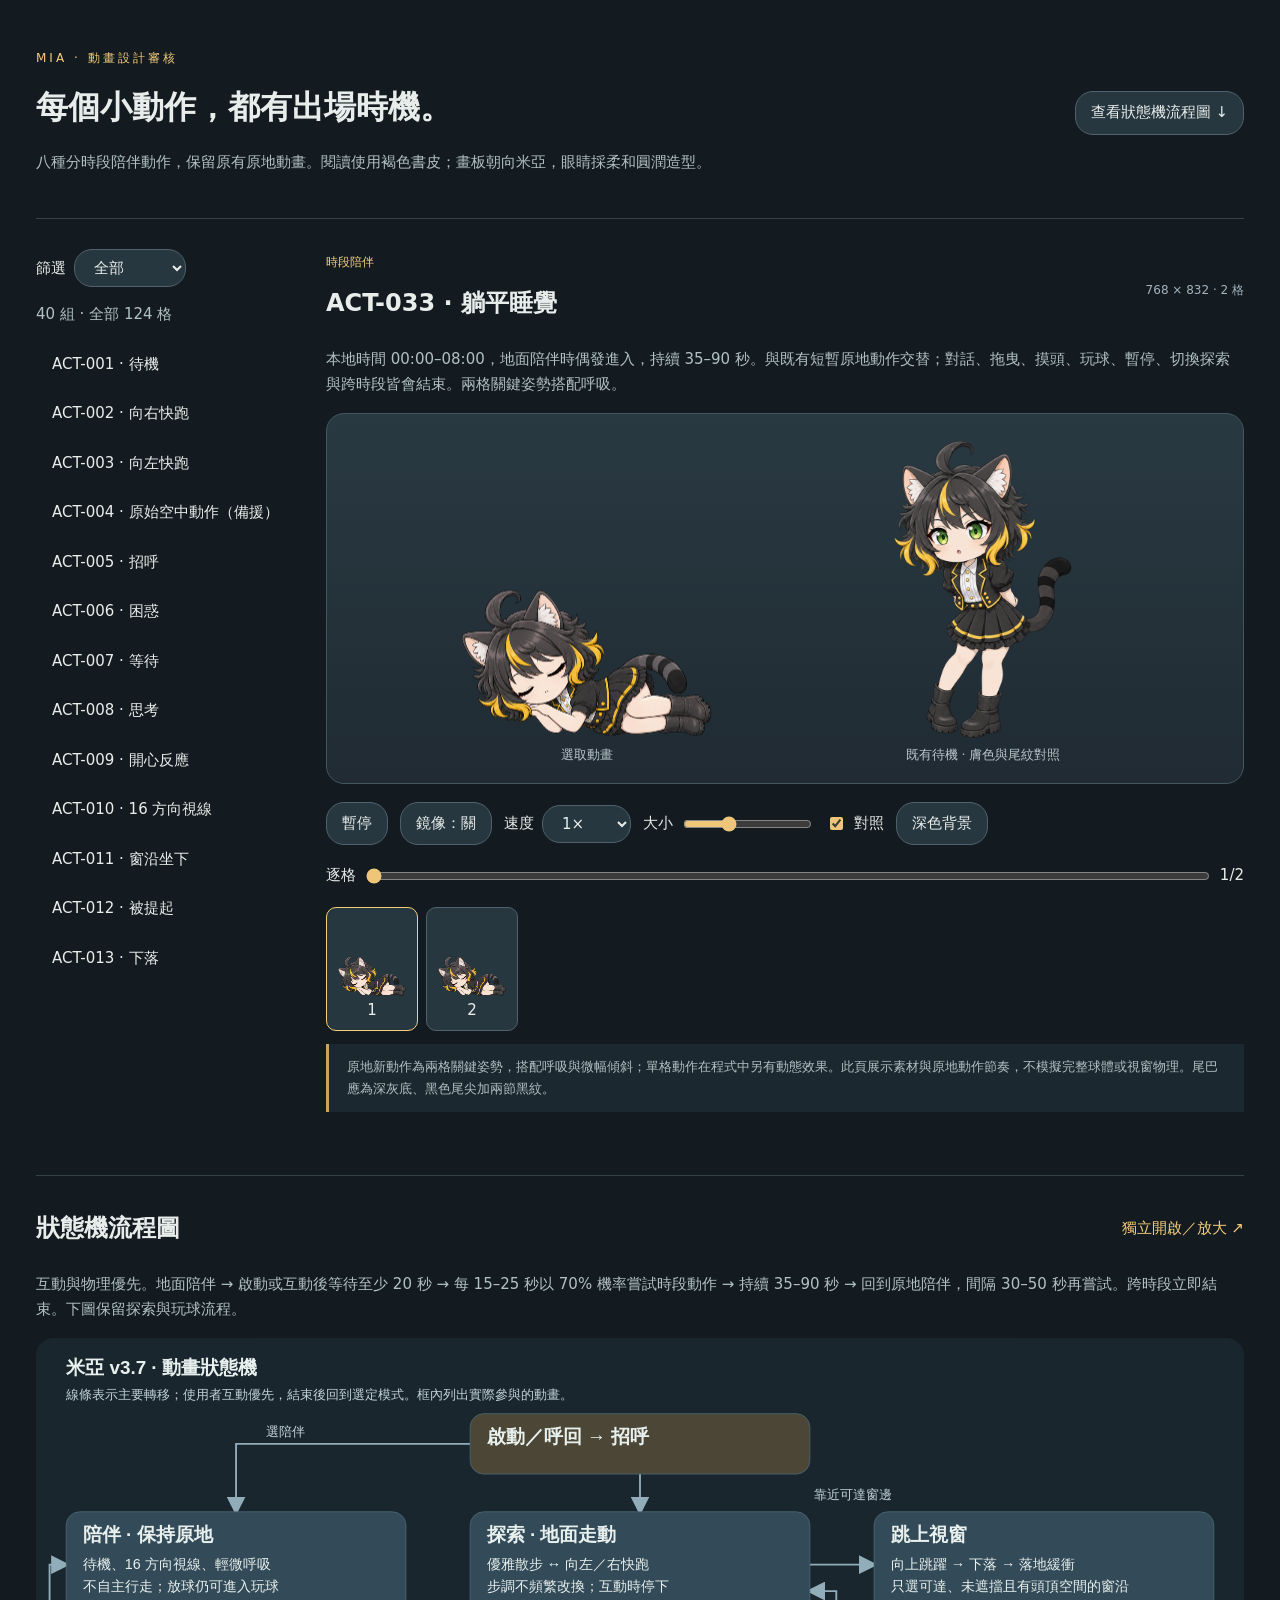
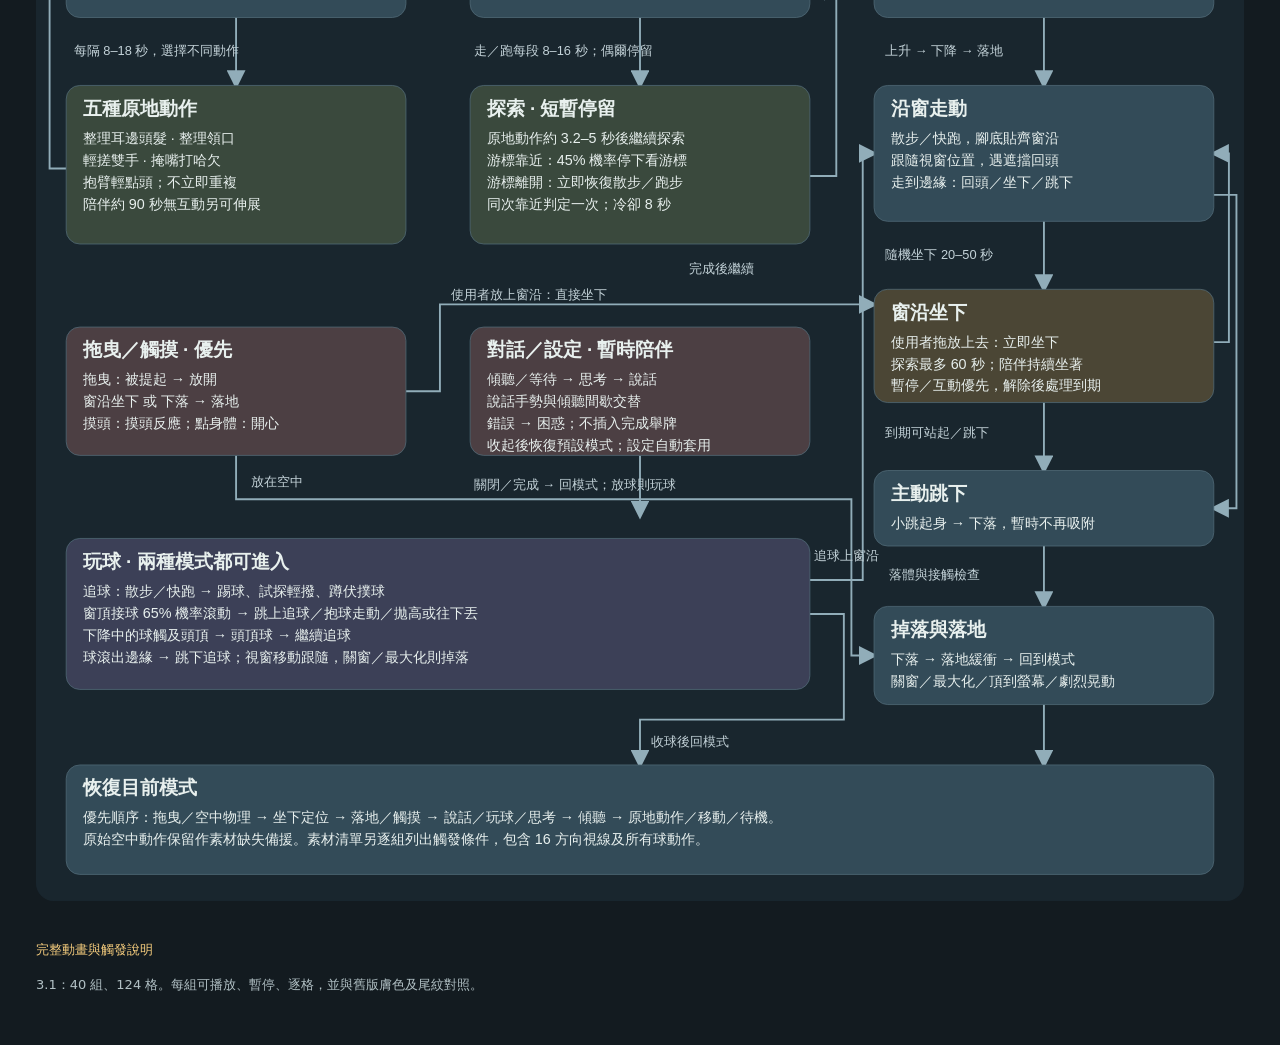
<file: art/v39-timed/index.html>
<!doctype html><html lang="zh-Hant"><meta charset="utf-8"><meta name="viewport" content="width=device-width,initial-scale=1"><title>米亞 3.1 · 全動畫審核</title>
<link rel="stylesheet" href="preview.css"><main>
<header><div><p class="eyebrow">MIA · 動畫設計審核</p><h1>每個小動作，都有出場時機。</h1><p>八種分時段陪伴動作，保留原有原地動畫。閱讀使用褐色書皮；畫板朝向米亞，眼睛採柔和圓潤造型。</p></div><a class="button" href="#flow">查看狀態機流程圖 ↓</a></header>
<div class="layout"><aside><label>篩選 <select id="filter"><option>全部</option><option>時段陪伴</option><option>原地</option><option>移動</option><option>視窗</option><option>玩球</option><option>互動</option><option>對話</option><option>備援</option></select></label><p id="count"></p><nav id="list" aria-label="動畫清單"></nav></aside>
<section class="review"><div class="heading"><div><span id="category" class="tag"></span><h2 id="title"></h2></div><span id="resolution"></span></div><p id="description"></p>
<div id="stage" class="stage"><div><canvas id="main" width="768" height="832"></canvas><small>選取動畫</small></div><div id="reference"><img src="../hd-preview-v2/frames/idle-0.png" alt="核准待機素材"><small>既有待機 · 膚色與尾紋對照</small></div></div>
<div class="controls"><button id="play">暫停</button><button id="mirror">鏡像：關</button><label>速度 <select id="speed"><option value="0.5">0.5×</option><option value="1" selected>1×</option><option value="1.5">1.5×</option></select></label><label>大小 <input id="size" type="range" min="192" max="480" step="24" value="288"></label><label><input type="checkbox" id="compare" checked>對照</label><button id="background">深色背景</button></div>
<label class="scrub">逐格 <input id="frame" type="range" min="0" max="0" value="0"><output id="frameLabel"></output></label><div id="thumbs" class="thumbs"></div>
<p class="note">原地新動作為兩格關鍵姿勢，搭配呼吸與微幅傾斜；單格動作在程式中另有動態效果。此頁展示素材與原地動作節奏，不模擬完整球體或視窗物理。尾巴應為深灰底、黑色尾尖加兩節黑紋。</p>
</section></div>
<section id="flow"><div class="heading"><h2>狀態機流程圖</h2><a href="../v36-preview/state-machine.svg" target="_blank">獨立開啟／放大 ↗</a></div><p>互動與物理優先。地面陪伴 → 啟動或互動後等待至少 20 秒 → 每 15–25 秒以 70% 機率嘗試時段動作 → 持續 35–90 秒 → 回到原地陪伴，間隔 30–50 秒再嘗試。跨時段立即結束。下圖保留探索與玩球流程。</p><object data="../v36-preview/state-machine.svg" type="image/svg+xml" aria-label="米亞動畫狀態機流程圖"></object></section>
<footer><a href="catalog.json">完整動畫與觸發說明</a><p>3.1：40 組、124 格。每組可播放、暫停、逐格，並與舊版膚色及尾紋對照。</p></footer>
</main><script src="catalog.js"></script><script src="preview.js"></script>
<script>
const voiceButton=document.createElement('button');
voiceButton.textContent='米亞語音試聽';
voiceButton.onclick=()=>{
 if(parent!==window)parent.postMessage('mia-preview-default','*');
 else location.href='../../情緒動畫預覽.html#EMO-000';
};
document.querySelector('.controls').append(voiceButton);
function updateVoiceButton(){voiceButton.hidden=selected.id!=='speaking'}
new MutationObserver(updateVoiceButton).observe(document.getElementById('title'),{childList:true});
updateVoiceButton();
</script></html>
</file>
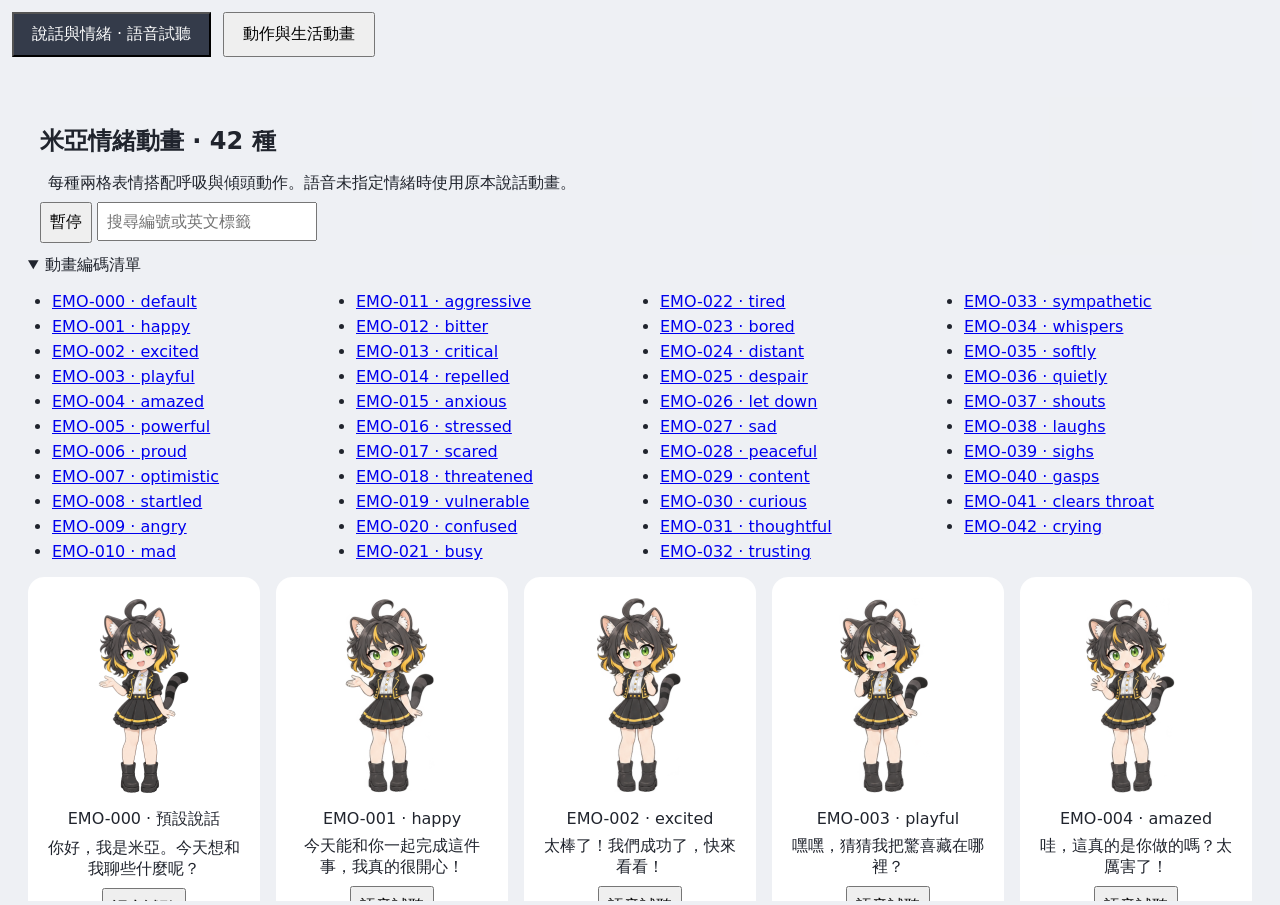
<file: 動畫預覽.html>
<!doctype html><html lang="zh-Hant"><meta charset="utf-8"><meta name="viewport" content="width=device-width,initial-scale=1"><title>米亞動畫預覽</title>
<style>body{margin:0;font:16px system-ui;background:#eef0f4}nav{padding:12px;display:flex;gap:12px}button{padding:10px 18px;font:inherit;cursor:pointer}button[aria-selected=true]{background:#343b4a;color:white}iframe{border:0;width:100%;height:calc(100vh - 68px)}</style>
<nav aria-label="動畫類別"><button id="emotion" aria-selected="true">說話與情緒 · 語音試聽</button><button id="original" aria-selected="false">動作與生活動畫</button></nav>
<iframe id="preview" title="動畫預覽內容" src="情緒動畫預覽.html"></iframe>
<script>
const preview=document.getElementById('preview');
function select(emotions,hash=''){
 document.getElementById('emotion').setAttribute('aria-selected',emotions);
 document.getElementById('original').setAttribute('aria-selected',!emotions);
 preview.src=(emotions?'情緒動畫預覽.html':'art/v39-timed/index.html')+hash;
}
document.getElementById('emotion').onclick=()=>select(true);
document.getElementById('original').onclick=()=>select(false);
window.addEventListener('message',e=>{if(e.source===preview.contentWindow&&e.data==='mia-preview-default')select(true,'#EMO-000')});
</script></html>
</file>
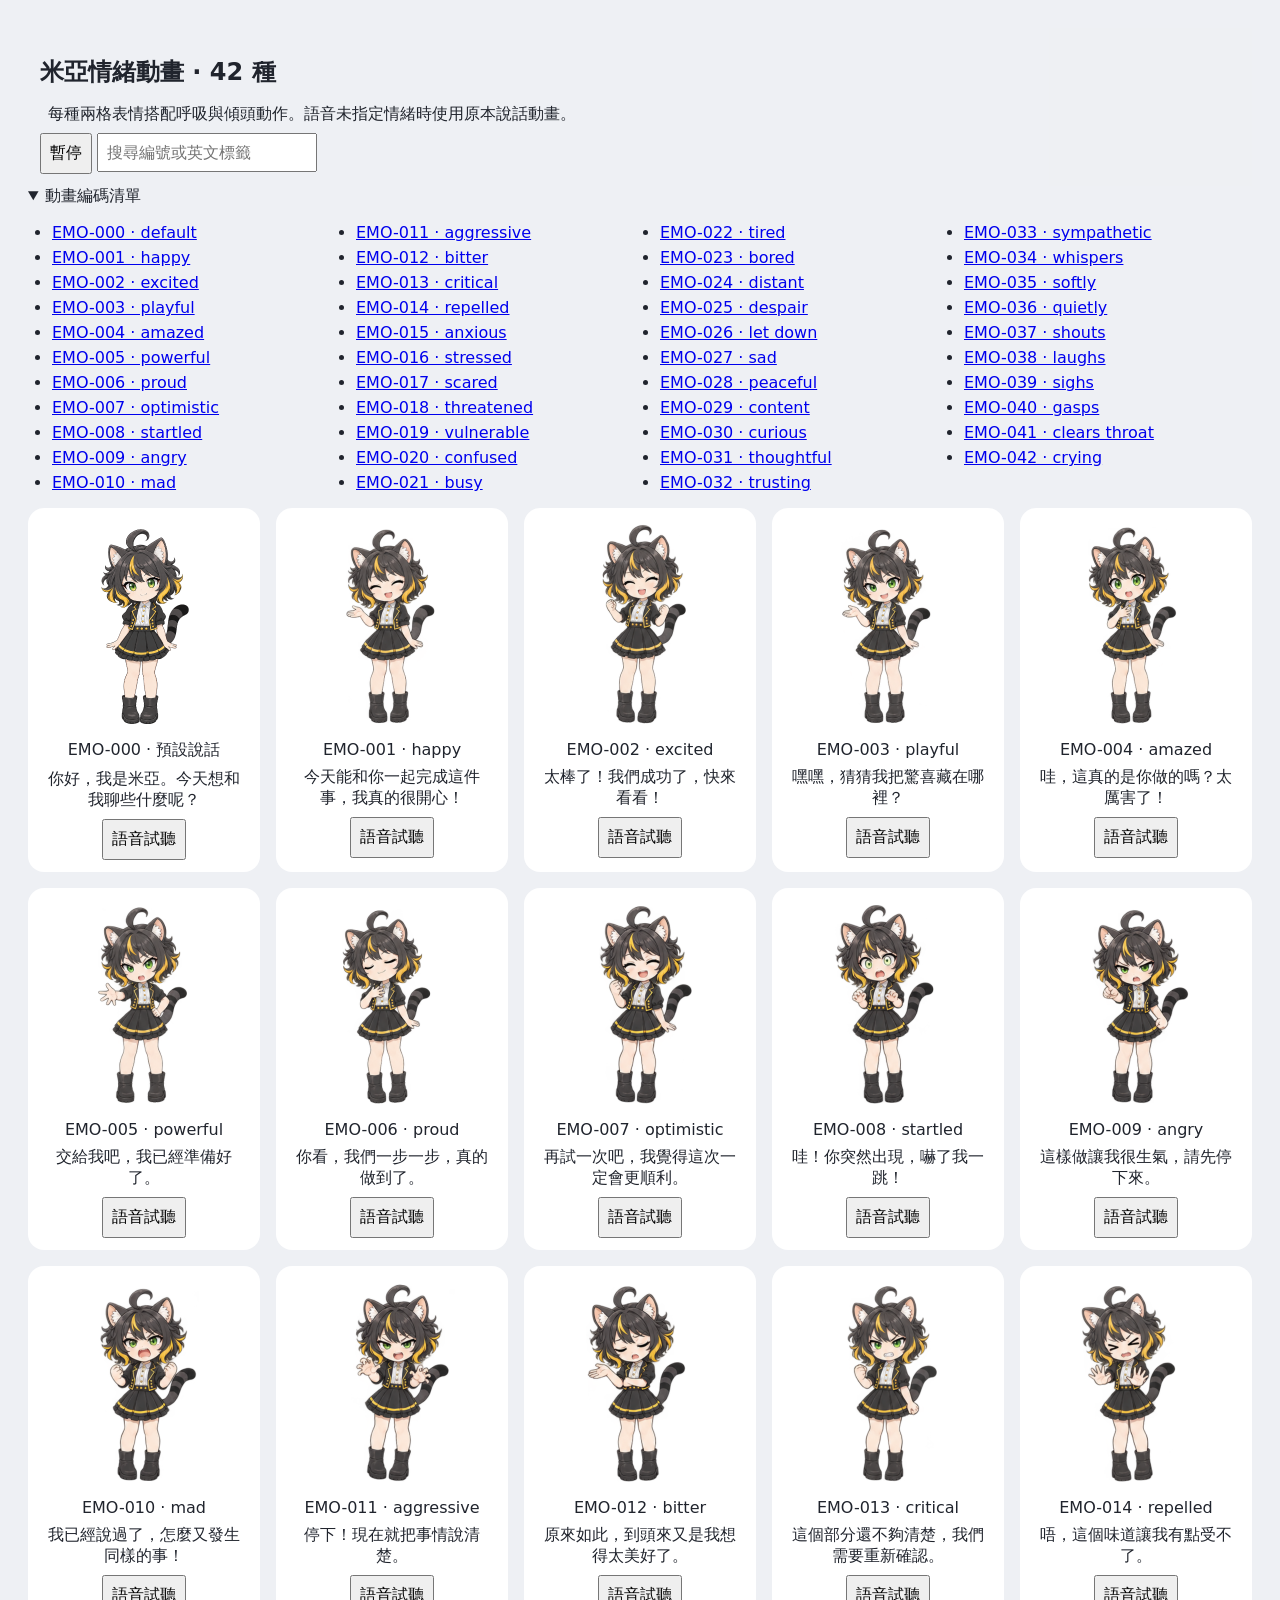
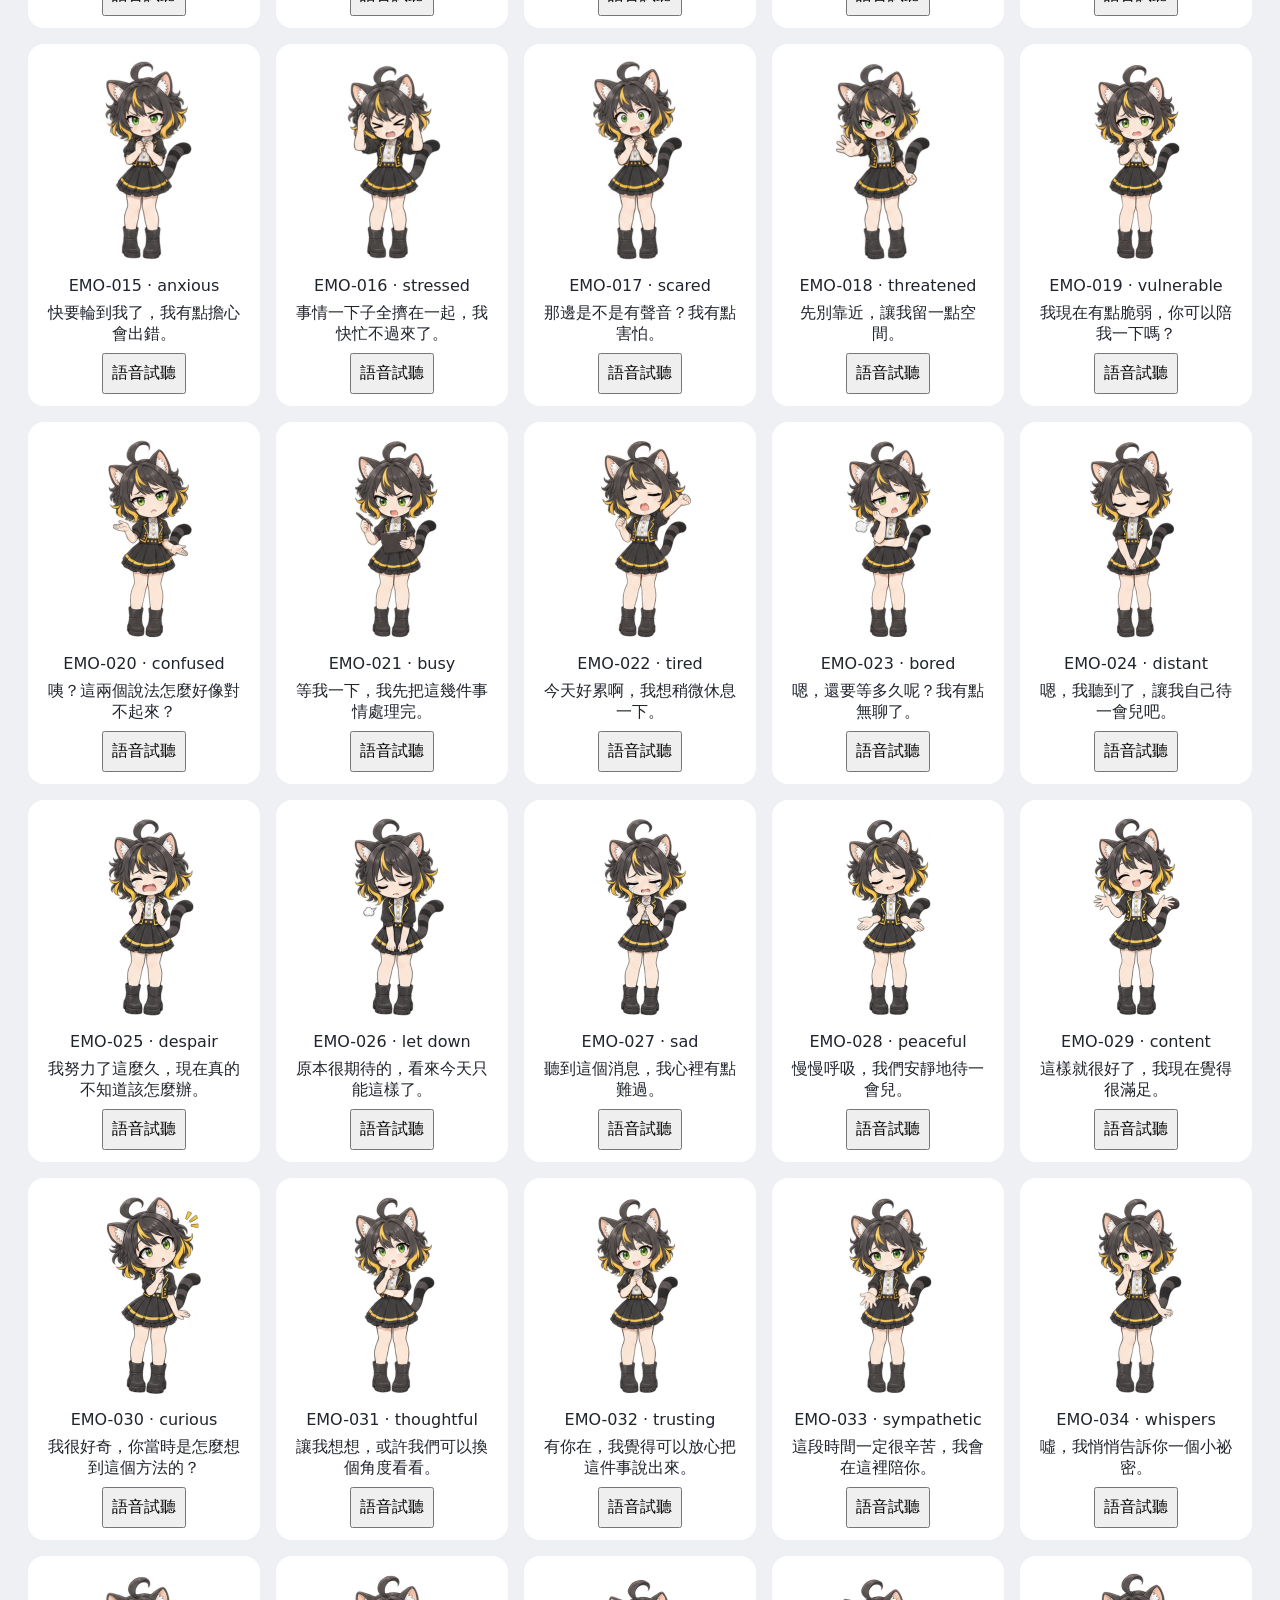
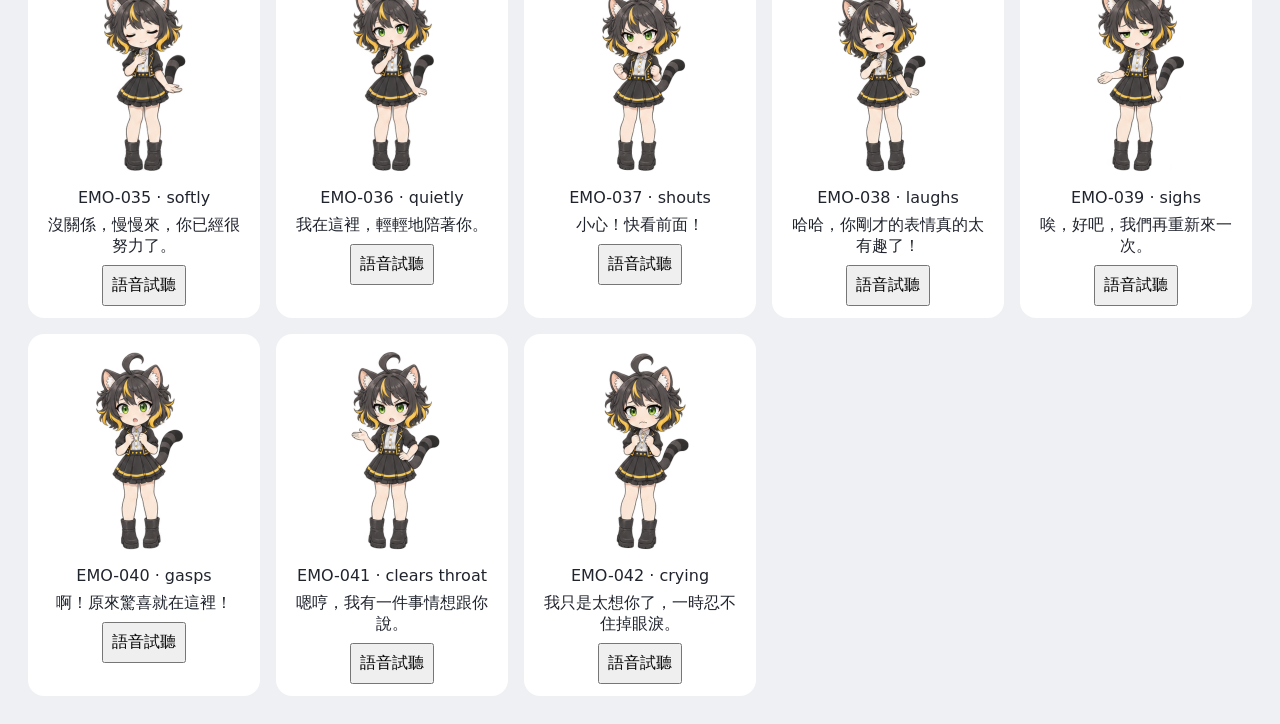
<file: 情緒動畫預覽.html>
<!doctype html><html lang="zh-Hant"><meta charset="utf-8"><title>米亞情緒動畫</title>
<style>body{background:#eef0f4;color:#20242d;font:16px system-ui;margin:28px}header{position:sticky;top:0;background:#eef0f4ed;padding:12px;z-index:1}h1{font-size:24px}button,input{font:inherit;padding:8px}main{display:grid;grid-template-columns:repeat(auto-fill,minmax(205px,1fr));gap:16px}article{background:white;border-radius:16px;padding:12px;text-align:center}canvas{width:192px;height:208px}p{margin:8px}small{color:#616773}</style>
<style>#index{columns:4 180px;padding-left:24px}#index li{break-inside:avoid;margin-bottom:6px}article{scroll-margin-top:180px}</style>
<header><h1>米亞情緒動畫 · 42 種</h1><p>每種兩格表情搭配呼吸與傾頭動作。語音未指定情緒時使用原本說話動畫。</p><button id="toggle">暫停</button> <input id="filter" placeholder="搜尋編號或英文標籤" aria-label="搜尋編號或標籤"></header>
<details open><summary>動畫編碼清單</summary><ul id="index"></ul></details><main id="gallery"></main>
<script>
const profiles=[{"code": "EMO-000", "tag": "default", "period": 2.4, "tilt": 1, "lean": 0, "breath": 0.008}, {"tag": "happy", "period": 2.2, "tilt": 1.3, "lean": 0.0, "breath": 0.01, "code": "EMO-001"}, {"tag": "excited", "period": 0.8, "tilt": 2.0, "lean": 0.0, "breath": 0.018, "code": "EMO-002"}, {"tag": "playful", "period": 1.6, "tilt": 3.0, "lean": 1.0, "breath": 0.012, "code": "EMO-003"}, {"tag": "amazed", "period": 1.3, "tilt": 1.0, "lean": -2.0, "breath": 0.014, "code": "EMO-004"}, {"tag": "powerful", "period": 2.8, "tilt": 0.7, "lean": -1.0, "breath": 0.012, "code": "EMO-005"}, {"tag": "proud", "period": 3.2, "tilt": 1.2, "lean": -1.5, "breath": 0.009, "code": "EMO-006"}, {"tag": "optimistic", "period": 2.5, "tilt": 1.8, "lean": 1.0, "breath": 0.01, "code": "EMO-007"}, {"tag": "startled", "period": 0.7, "tilt": 1.3, "lean": -3.0, "breath": 0.018, "code": "EMO-008"}, {"tag": "angry", "period": 1.2, "tilt": 1.0, "lean": 3.0, "breath": 0.012, "code": "EMO-009"}, {"tag": "mad", "period": 1.0, "tilt": 1.5, "lean": 3.5, "breath": 0.014, "code": "EMO-010"}, {"tag": "aggressive", "period": 0.9, "tilt": 1.7, "lean": 4.0, "breath": 0.016, "code": "EMO-011"}, {"tag": "bitter", "period": 3.8, "tilt": 0.5, "lean": -2.0, "breath": 0.005, "code": "EMO-012"}, {"tag": "critical", "period": 2.9, "tilt": 0.9, "lean": 2.0, "breath": 0.006, "code": "EMO-013"}, {"tag": "repelled", "period": 2.4, "tilt": 1.2, "lean": -4.0, "breath": 0.007, "code": "EMO-014"}, {"tag": "anxious", "period": 1.1, "tilt": 1.0, "lean": 1.0, "breath": 0.013, "code": "EMO-015"}, {"tag": "stressed", "period": 1.5, "tilt": 1.2, "lean": 2.0, "breath": 0.012, "code": "EMO-016"}, {"tag": "scared", "period": 0.8, "tilt": 0.8, "lean": -2.0, "breath": 0.014, "code": "EMO-017"}, {"tag": "threatened", "period": 1.3, "tilt": 0.6, "lean": -3.0, "breath": 0.011, "code": "EMO-018"}, {"tag": "vulnerable", "period": 3.3, "tilt": 0.6, "lean": 1.0, "breath": 0.006, "code": "EMO-019"}, {"tag": "confused", "period": 2.7, "tilt": 3.5, "lean": 0.0, "breath": 0.007, "code": "EMO-020"}, {"tag": "busy", "period": 1.7, "tilt": 1.4, "lean": 1.0, "breath": 0.009, "code": "EMO-021"}, {"tag": "tired", "period": 5.0, "tilt": 0.7, "lean": 2.0, "breath": 0.005, "code": "EMO-022"}, {"tag": "bored", "period": 4.5, "tilt": 1.5, "lean": -1.0, "breath": 0.004, "code": "EMO-023"}, {"tag": "distant", "period": 5.5, "tilt": 0.4, "lean": -2.0, "breath": 0.003, "code": "EMO-024"}, {"tag": "despair", "period": 5.2, "tilt": 0.5, "lean": 3.0, "breath": 0.004, "code": "EMO-025"}, {"tag": "let down", "period": 4.8, "tilt": 0.7, "lean": 2.5, "breath": 0.005, "code": "EMO-026"}, {"tag": "sad", "period": 4.2, "tilt": 0.8, "lean": 2.0, "breath": 0.006, "code": "EMO-027"}, {"tag": "peaceful", "period": 4.0, "tilt": 0.6, "lean": 0.0, "breath": 0.007, "code": "EMO-028"}, {"tag": "content", "period": 4.4, "tilt": 0.8, "lean": -0.5, "breath": 0.008, "code": "EMO-029"}, {"tag": "curious", "period": 2.6, "tilt": 2.8, "lean": 1.5, "breath": 0.009, "code": "EMO-030"}, {"tag": "thoughtful", "period": 3.9, "tilt": 1.4, "lean": 1.0, "breath": 0.006, "code": "EMO-031"}, {"tag": "trusting", "period": 3.6, "tilt": 1.1, "lean": -0.5, "breath": 0.008, "code": "EMO-032"}, {"tag": "sympathetic", "period": 3.7, "tilt": 1.0, "lean": 1.5, "breath": 0.007, "code": "EMO-033"}, {"tag": "whispers", "period": 3.4, "tilt": 0.6, "lean": 2.5, "breath": 0.004, "code": "EMO-034"}, {"tag": "softly", "period": 3.5, "tilt": 0.8, "lean": 1.0, "breath": 0.005, "code": "EMO-035"}, {"tag": "quietly", "period": 4.1, "tilt": 0.4, "lean": 0.5, "breath": 0.004, "code": "EMO-036"}, {"tag": "shouts", "period": 1.0, "tilt": 1.2, "lean": 3.0, "breath": 0.02, "code": "EMO-037"}, {"tag": "laughs", "period": 0.6, "tilt": 2.4, "lean": -1.0, "breath": 0.022, "code": "EMO-038"}, {"tag": "sighs", "period": 4.6, "tilt": 0.4, "lean": 2.0, "breath": 0.012, "code": "EMO-039"}, {"tag": "gasps", "period": 0.9, "tilt": 0.7, "lean": -2.5, "breath": 0.02, "code": "EMO-040"}, {"tag": "clears throat", "period": 1.8, "tilt": 0.5, "lean": 1.5, "breath": 0.01, "code": "EMO-041"}, {"tag": "crying", "period": 1.9, "tilt": 1.1, "lean": 3.0, "breath": 0.016, "code": "EMO-042"}],atlases=[{"file": "speech-atlas-1.png", "columns": 4, "rows": 3, "tags": ["happy", "excited", "playful", "amazed", "powerful", "proud"], "xBounds": [0, 267, 523, 777, 1044], "yBounds": [0, 480, 982, 1507], "bounds": [[44, 12, 241, 448], [30, 12, 227, 448], [31, 12, 218, 448], [31, 12, 220, 448], [48, 34, 241, 470], [30, 34, 228, 470], [31, 34, 224, 470], [31, 34, 224, 470], [49, 35, 241, 471], [28, 34, 228, 472], [30, 34, 224, 471], [31, 34, 224, 471]]}, {"file": "speech-atlas-2.png", "columns": 3, "rows": 4, "tags": ["optimistic", "startled", "angry", "mad", "aggressive", "bitter"], "xBounds": [0, 351, 692, 1044], "yBounds": [0, 370, 747, 1125, 1507], "bounds": [[107, 6, 287, 359], [87, 7, 257, 359], [70, 6, 245, 359], [110, 13, 286, 366], [85, 14, 257, 366], [69, 13, 245, 366], [111, 14, 286, 366], [87, 13, 263, 365], [68, 13, 243, 366], [113, 14, 286, 365], [85, 13, 257, 364], [66, 14, 242, 364]]}, {"file": "speech-atlas-3.png", "columns": 3, "rows": 4, "tags": ["critical", "repelled", "anxious", "stressed", "scared", "threatened"], "xBounds": [0, 348, 695, 1044], "yBounds": [0, 374, 751, 1128, 1507], "bounds": [[118, 10, 279, 363], [98, 10, 262, 362], [81, 10, 245, 362], [115, 13, 279, 365], [97, 13, 259, 365], [80, 13, 238, 365], [113, 13, 281, 365], [96, 14, 264, 365], [81, 13, 241, 365], [117, 14, 276, 364], [96, 14, 259, 364], [76, 13, 245, 364]]}, {"file": "speech-atlas-4.png", "columns": 4, "rows": 3, "tags": ["vulnerable", "confused", "busy", "tired", "bored", "distant"], "xBounds": [0, 268, 522, 776, 1044], "yBounds": [0, 489, 992, 1507], "bounds": [[48, 21, 237, 456], [31, 21, 222, 456], [35, 22, 224, 456], [33, 22, 225, 456], [49, 37, 236, 469], [37, 36, 221, 469], [33, 38, 219, 469], [32, 39, 232, 469], [48, 39, 234, 468], [33, 37, 219, 468], [37, 36, 219, 469], [36, 39, 219, 468]]}, {"file": "speech-atlas-5.png", "columns": 4, "rows": 3, "tags": ["despair", "let down", "sad", "peaceful", "content", "curious"], "xBounds": [0, 276, 525, 773, 1044], "yBounds": [0, 463, 965, 1507], "bounds": [[59, 9, 253, 436], [26, 9, 217, 436], [32, 13, 228, 436], [23, 15, 224, 436], [62, 30, 255, 476], [27, 29, 220, 476], [30, 33, 220, 476], [30, 31, 223, 476], [62, 28, 254, 488], [23, 29, 226, 488], [24, 32, 226, 488], [21, 50, 241, 488]]}, {"file": "speech-atlas-6.png", "columns": 4, "rows": 3, "tags": ["thoughtful", "trusting", "sympathetic", "whispers", "softly", "quietly"], "xBounds": [0, 272, 524, 777, 1044], "yBounds": [0, 481, 985, 1507], "bounds": [[54, 12, 235, 452], [35, 13, 216, 452], [37, 12, 218, 452], [37, 12, 218, 451], [53, 32, 240, 473], [34, 32, 221, 473], [32, 34, 222, 473], [33, 34, 222, 473], [51, 33, 235, 471], [33, 32, 217, 471], [34, 32, 217, 471], [35, 32, 218, 471]]}, {"file": "speech-atlas-7.png", "columns": 4, "rows": 3, "tags": ["shouts", "laughs", "sighs", "gasps", "clears throat", "crying"], "xBounds": [0, 278, 527, 776, 1044], "yBounds": [0, 489, 993, 1506], "bounds": [[57, 10, 254, 465], [27, 10, 224, 465], [23, 11, 225, 465], [25, 11, 224, 465], [52, 26, 256, 478], [27, 29, 228, 478], [29, 27, 226, 478], [30, 29, 227, 478], [56, 30, 254, 477], [25, 28, 229, 478], [28, 31, 226, 479], [30, 28, 229, 479]]}],base='art/character/Interactions/';
const samples=[{"code": "EMO-000", "tag": "", "line": "\u4f60\u597d\uff0c\u6211\u662f\u7c73\u4e9e\u3002\u4eca\u5929\u60f3\u548c\u6211\u804a\u4e9b\u4ec0\u9ebc\u5462\uff1f"}, {"code": "EMO-001", "tag": "happy", "line": "\u4eca\u5929\u80fd\u548c\u4f60\u4e00\u8d77\u5b8c\u6210\u9019\u4ef6\u4e8b\uff0c\u6211\u771f\u7684\u5f88\u958b\u5fc3\uff01"}, {"code": "EMO-002", "tag": "excited", "line": "\u592a\u68d2\u4e86\uff01\u6211\u5011\u6210\u529f\u4e86\uff0c\u5feb\u4f86\u770b\u770b\uff01"}, {"code": "EMO-003", "tag": "playful", "line": "\u563f\u563f\uff0c\u731c\u731c\u6211\u628a\u9a5a\u559c\u85cf\u5728\u54ea\u88e1\uff1f"}, {"code": "EMO-004", "tag": "amazed", "line": "\u54c7\uff0c\u9019\u771f\u7684\u662f\u4f60\u505a\u7684\u55ce\uff1f\u592a\u53b2\u5bb3\u4e86\uff01"}, {"code": "EMO-005", "tag": "powerful", "line": "\u4ea4\u7d66\u6211\u5427\uff0c\u6211\u5df2\u7d93\u6e96\u5099\u597d\u4e86\u3002"}, {"code": "EMO-006", "tag": "proud", "line": "\u4f60\u770b\uff0c\u6211\u5011\u4e00\u6b65\u4e00\u6b65\uff0c\u771f\u7684\u505a\u5230\u4e86\u3002"}, {"code": "EMO-007", "tag": "optimistic", "line": "\u518d\u8a66\u4e00\u6b21\u5427\uff0c\u6211\u89ba\u5f97\u9019\u6b21\u4e00\u5b9a\u6703\u66f4\u9806\u5229\u3002"}, {"code": "EMO-008", "tag": "startled", "line": "\u54c7\uff01\u4f60\u7a81\u7136\u51fa\u73fe\uff0c\u5687\u4e86\u6211\u4e00\u8df3\uff01"}, {"code": "EMO-009", "tag": "angry", "line": "\u9019\u6a23\u505a\u8b93\u6211\u5f88\u751f\u6c23\uff0c\u8acb\u5148\u505c\u4e0b\u4f86\u3002"}, {"code": "EMO-010", "tag": "mad", "line": "\u6211\u5df2\u7d93\u8aaa\u904e\u4e86\uff0c\u600e\u9ebc\u53c8\u767c\u751f\u540c\u6a23\u7684\u4e8b\uff01"}, {"code": "EMO-011", "tag": "aggressive", "line": "\u505c\u4e0b\uff01\u73fe\u5728\u5c31\u628a\u4e8b\u60c5\u8aaa\u6e05\u695a\u3002"}, {"code": "EMO-012", "tag": "bitter", "line": "\u539f\u4f86\u5982\u6b64\uff0c\u5230\u982d\u4f86\u53c8\u662f\u6211\u60f3\u5f97\u592a\u7f8e\u597d\u4e86\u3002"}, {"code": "EMO-013", "tag": "critical", "line": "\u9019\u500b\u90e8\u5206\u9084\u4e0d\u5920\u6e05\u695a\uff0c\u6211\u5011\u9700\u8981\u91cd\u65b0\u78ba\u8a8d\u3002"}, {"code": "EMO-014", "tag": "repelled", "line": "\u5514\uff0c\u9019\u500b\u5473\u9053\u8b93\u6211\u6709\u9ede\u53d7\u4e0d\u4e86\u3002"}, {"code": "EMO-015", "tag": "anxious", "line": "\u5feb\u8981\u8f2a\u5230\u6211\u4e86\uff0c\u6211\u6709\u9ede\u64d4\u5fc3\u6703\u51fa\u932f\u3002"}, {"code": "EMO-016", "tag": "stressed", "line": "\u4e8b\u60c5\u4e00\u4e0b\u5b50\u5168\u64e0\u5728\u4e00\u8d77\uff0c\u6211\u5feb\u5fd9\u4e0d\u904e\u4f86\u4e86\u3002"}, {"code": "EMO-017", "tag": "scared", "line": "\u90a3\u908a\u662f\u4e0d\u662f\u6709\u8072\u97f3\uff1f\u6211\u6709\u9ede\u5bb3\u6015\u3002"}, {"code": "EMO-018", "tag": "threatened", "line": "\u5148\u5225\u9760\u8fd1\uff0c\u8b93\u6211\u7559\u4e00\u9ede\u7a7a\u9593\u3002"}, {"code": "EMO-019", "tag": "vulnerable", "line": "\u6211\u73fe\u5728\u6709\u9ede\u8106\u5f31\uff0c\u4f60\u53ef\u4ee5\u966a\u6211\u4e00\u4e0b\u55ce\uff1f"}, {"code": "EMO-020", "tag": "confused", "line": "\u54a6\uff1f\u9019\u5169\u500b\u8aaa\u6cd5\u600e\u9ebc\u597d\u50cf\u5c0d\u4e0d\u8d77\u4f86\uff1f"}, {"code": "EMO-021", "tag": "busy", "line": "\u7b49\u6211\u4e00\u4e0b\uff0c\u6211\u5148\u628a\u9019\u5e7e\u4ef6\u4e8b\u60c5\u8655\u7406\u5b8c\u3002"}, {"code": "EMO-022", "tag": "tired", "line": "\u4eca\u5929\u597d\u7d2f\u554a\uff0c\u6211\u60f3\u7a0d\u5fae\u4f11\u606f\u4e00\u4e0b\u3002"}, {"code": "EMO-023", "tag": "bored", "line": "\u55ef\uff0c\u9084\u8981\u7b49\u591a\u4e45\u5462\uff1f\u6211\u6709\u9ede\u7121\u804a\u4e86\u3002"}, {"code": "EMO-024", "tag": "distant", "line": "\u55ef\uff0c\u6211\u807d\u5230\u4e86\uff0c\u8b93\u6211\u81ea\u5df1\u5f85\u4e00\u6703\u5152\u5427\u3002"}, {"code": "EMO-025", "tag": "despair", "line": "\u6211\u52aa\u529b\u4e86\u9019\u9ebc\u4e45\uff0c\u73fe\u5728\u771f\u7684\u4e0d\u77e5\u9053\u8a72\u600e\u9ebc\u8fa6\u3002"}, {"code": "EMO-026", "tag": "let down", "line": "\u539f\u672c\u5f88\u671f\u5f85\u7684\uff0c\u770b\u4f86\u4eca\u5929\u53ea\u80fd\u9019\u6a23\u4e86\u3002"}, {"code": "EMO-027", "tag": "sad", "line": "\u807d\u5230\u9019\u500b\u6d88\u606f\uff0c\u6211\u5fc3\u88e1\u6709\u9ede\u96e3\u904e\u3002"}, {"code": "EMO-028", "tag": "peaceful", "line": "\u6162\u6162\u547c\u5438\uff0c\u6211\u5011\u5b89\u975c\u5730\u5f85\u4e00\u6703\u5152\u3002"}, {"code": "EMO-029", "tag": "content", "line": "\u9019\u6a23\u5c31\u5f88\u597d\u4e86\uff0c\u6211\u73fe\u5728\u89ba\u5f97\u5f88\u6eff\u8db3\u3002"}, {"code": "EMO-030", "tag": "curious", "line": "\u6211\u5f88\u597d\u5947\uff0c\u4f60\u7576\u6642\u662f\u600e\u9ebc\u60f3\u5230\u9019\u500b\u65b9\u6cd5\u7684\uff1f"}, {"code": "EMO-031", "tag": "thoughtful", "line": "\u8b93\u6211\u60f3\u60f3\uff0c\u6216\u8a31\u6211\u5011\u53ef\u4ee5\u63db\u500b\u89d2\u5ea6\u770b\u770b\u3002"}, {"code": "EMO-032", "tag": "trusting", "line": "\u6709\u4f60\u5728\uff0c\u6211\u89ba\u5f97\u53ef\u4ee5\u653e\u5fc3\u628a\u9019\u4ef6\u4e8b\u8aaa\u51fa\u4f86\u3002"}, {"code": "EMO-033", "tag": "sympathetic", "line": "\u9019\u6bb5\u6642\u9593\u4e00\u5b9a\u5f88\u8f9b\u82e6\uff0c\u6211\u6703\u5728\u9019\u88e1\u966a\u4f60\u3002"}, {"code": "EMO-034", "tag": "whispers", "line": "\u5653\uff0c\u6211\u6084\u6084\u544a\u8a34\u4f60\u4e00\u500b\u5c0f\u7955\u5bc6\u3002"}, {"code": "EMO-035", "tag": "softly", "line": "\u6c92\u95dc\u4fc2\uff0c\u6162\u6162\u4f86\uff0c\u4f60\u5df2\u7d93\u5f88\u52aa\u529b\u4e86\u3002"}, {"code": "EMO-036", "tag": "quietly", "line": "\u6211\u5728\u9019\u88e1\uff0c\u8f15\u8f15\u5730\u966a\u8457\u4f60\u3002"}, {"code": "EMO-037", "tag": "shouts", "line": "\u5c0f\u5fc3\uff01\u5feb\u770b\u524d\u9762\uff01"}, {"code": "EMO-038", "tag": "laughs", "line": "\u54c8\u54c8\uff0c\u4f60\u525b\u624d\u7684\u8868\u60c5\u771f\u7684\u592a\u6709\u8da3\u4e86\uff01"}, {"code": "EMO-039", "tag": "sighs", "line": "\u5509\uff0c\u597d\u5427\uff0c\u6211\u5011\u518d\u91cd\u65b0\u4f86\u4e00\u6b21\u3002"}, {"code": "EMO-040", "tag": "gasps", "line": "\u554a\uff01\u539f\u4f86\u9a5a\u559c\u5c31\u5728\u9019\u88e1\uff01"}, {"code": "EMO-041", "tag": "clears throat", "line": "\u55ef\u54fc\uff0c\u6211\u6709\u4e00\u4ef6\u4e8b\u60c5\u60f3\u8ddf\u4f60\u8aaa\u3002"}, {"code": "EMO-042", "tag": "crying", "line": "\u6211\u53ea\u662f\u592a\u60f3\u4f60\u4e86\uff0c\u4e00\u6642\u5fcd\u4e0d\u4f4f\u6389\u773c\u6dda\u3002"}];
let active=null;
function stopAudio(){if(active){active.audio.pause();active.button.textContent='語音試聽';active.card.style.outline='';active=null}}
window.addEventListener('pagehide',stopAudio);
function addAudio(card,p){
 const sample=samples.find(s=>s.code===p.code),line=document.createElement('p'),button=document.createElement('button');
 line.textContent=sample.line;button.textContent='語音試聽';
 button.onclick=async()=>{
  const same=active?.button===button;stopAudio();if(same)return;
  const audio=new Audio('art/speech-audio/'+p.code+'.mp3');
  active={audio,button,card};button.textContent='載入中…';
  audio.onplaying=()=>{if(active?.audio===audio){button.textContent='停止試聽';card.style.outline='3px solid #b58a37'}};
  audio.onended=()=>{if(active?.audio===audio)stopAudio()};
  audio.onerror=()=>{if(active?.audio===audio){stopAudio();button.textContent='音檔載入失敗，點擊重試'}};
  try{await audio.play()}catch{if(active?.audio===audio){stopAudio();button.textContent='無法播放，點擊重試'}}
 };card.append(line,button);
}
let running=true,elapsed=0,last=performance.now();const cards=[];
toggle.onclick=()=>{stopAudio();running=!running;toggle.textContent=running?'暫停':'播放'};
const indexRows = new Map();
for (const p of [...profiles].sort((a,b)=>a.code.localeCompare(b.code))) {
 const row=document.createElement('li'),link=document.createElement('a');
 link.href='#'+p.code;link.textContent=p.code+' · '+p.tag;
 row.append(link);document.getElementById('index').append(row);indexRows.set(p.code,row);
}
function matches(p){return (p.code+' '+p.tag).toLowerCase().includes(filter.value.trim().toLowerCase())}
filter.oninput=()=>{
 stopAudio();
 for(const p of profiles)indexRows.get(p.code).hidden=!matches(p);
 for(const c of cards)c.card.hidden=!matches(c.p);
};
function load(file){return new Promise((resolve,reject)=>{const image=new Image();image.onload=()=>resolve(image);image.onerror=reject;image.src=base+file})}
function frame(image,cell,atlas){
 const col=cell%atlas.columns,row=Math.floor(cell/atlas.columns),x=atlas.xBounds[col],y=atlas.yBounds[row];
 const w=atlas.xBounds[col+1]-x,h=atlas.yBounds[row+1]-y;
 const c=document.createElement('canvas');c.width=w;c.height=h;const g=c.getContext('2d');g.drawImage(image,x,y,w,h,0,0,w,h);
 const [left,top,endX,endY]=atlas.bounds[cell],right=endX-1,bottom=endY-1;
 const out=document.createElement('canvas');out.width=768;out.height=832;
 const cw=right-left+1,ch=bottom-top+1,s=Math.min(680/cw,780/ch);
 out.getContext('2d').drawImage(c,left,top,cw,ch,(768-cw*s)/2,812-ch*s,cw*s,ch*s);return out;
}
async function setup(){for(const atlas of atlases){const image=await load(atlas.file);for(let index=0;index<atlas.tags.length;index++){
 const p=profiles.find(p=>p.tag===atlas.tags[index]);const card=document.createElement('article');const canvas=document.createElement('canvas');canvas.width=384;canvas.height=416;
 const label=document.createElement('p');label.textContent=p.code+' · '+p.tag;
 card.id=p.code;card.hidden=!matches(p);card.append(canvas,label);addAudio(card,p);gallery.append(card);
 cards.push({card,canvas,p,frames:[frame(image,index*2,atlas),frame(image,index*2+1,atlas)]});
 }}
 const p=profiles.find(p=>p.code==='EMO-000');
 const card=document.createElement('article'),canvas=document.createElement('canvas');canvas.width=384;canvas.height=416;
 const label=document.createElement('p');label.textContent='EMO-000 · 預設說話';
 card.id=p.code;card.append(canvas,label);addAudio(card,p);gallery.prepend(card);
 cards.push({card,canvas,p,frames:[await load('speaking.png'),await load('listening.png')]});
 if(location.hash)document.getElementById(location.hash.slice(1))?.scrollIntoView();
 requestAnimationFrame(tick)}
function tick(now){if(running)elapsed+=(now-last)/1000;last=now;
 for(const c of cards){if(c.card.hidden)continue;const time=active?(active.card===c.card?active.audio.currentTime:0):elapsed;const g=c.canvas.getContext('2d');g.clearRect(0,0,384,416);g.save();const phase=time/c.p.period*Math.PI*2;
 g.translate(192,416*.94);g.rotate((c.p.lean+Math.sin(phase)*c.p.tilt)*Math.PI/180);g.scale(1,1+Math.sin(phase)*c.p.breath);g.translate(-192,-416*.94);
 g.drawImage(c.frames[Math.floor(time*2)%2],0,0,384,416);g.restore();}requestAnimationFrame(tick)}
setup().catch(e=>gallery.textContent='素材載入失敗，請從 MIA_desktop 資料夾開啟預覽。');
</script></html>
</file>
<file: art/v39-timed/preview.css>
*{box-sizing:border-box}html{scroll-behavior:smooth}body{margin:0;color:#e8edeb;background:#131b20;font:15px/1.7 system-ui,"Microsoft JhengHei",sans-serif}main{max-width:1440px;margin:auto;padding:36px}header{display:flex;justify-content:space-between;align-items:center;gap:24px;padding-bottom:28px;border-bottom:1px solid #354149}h1{font-size:32px;margin:4px 0}h2{font-size:24px;margin:8px 0}p{color:#b1c0c4}.eyebrow,.tag{color:#f6cd7d}.eyebrow{letter-spacing:3px;font-size:12px}a{color:#f6cd7d;text-decoration:none}button,select,.button{border:1px solid #51616b;border-radius:18px;color:#e9eeeb;background:#273740;padding:8px 15px;cursor:pointer;font:inherit}button:hover,.button:hover{background:#3b4e58}.layout{display:grid;grid-template-columns:260px 1fr;gap:30px;margin-top:30px}aside{align-self:start;position:sticky;top:20px}nav{display:flex;flex-direction:column;gap:6px;max-height:70vh;overflow:auto}nav button{text-align:left;border-radius:10px;background:transparent;border-color:transparent}nav button.active{background:#35444b;border-color:#e8be72;color:#ffe0a1}nav small{float:right;color:#f6cd7d}.heading{display:flex;justify-content:space-between;align-items:center;gap:20px}.heading>span{color:#a3b4bd;font-size:12px}.tag{font-size:12px}.stage{display:flex;justify-content:space-evenly;align-items:end;min-height:352px;background:linear-gradient(#293942,#202b33);border:1px solid #435660;border-radius:18px;padding:18px 8px;overflow:auto}.stage>div{display:flex;flex-direction:column;align-items:center}.stage canvas,.stage img{width:288px;max-width:none}.stage small{color:#b9c5cb}.stage.light{background:#e4e3db}.stage.light small{color:#3b4b50}.controls{display:flex;gap:12px;flex-wrap:wrap;align-items:center;padding:18px 0}label{display:inline-flex;align-items:center;gap:8px}input{accent-color:#efc579}input[type=range]{max-width:150px}.scrub{width:100%}.scrub input{flex:1;max-width:none}.thumbs{display:flex;gap:8px;overflow:auto;margin-top:18px}.thumbs button{padding:6px;border-radius:10px}.thumbs canvas{width:78px;display:block}.thumbs button.active{border-color:#f6cd7d}.note{font-size:13px;background:#1b282f;border-left:3px solid #caa35f;padding:12px 18px}#flow{margin-top:50px;padding-top:24px;border-top:1px solid #354149}#flow object{width:100%;min-height:900px;border-radius:18px;background:#19262e}footer{margin-top:30px;font-size:13px}@media(max-width:800px){main{padding:20px}header{display:block}h1{font-size:25px}.layout{grid-template-columns:1fr}aside{position:static}nav{max-height:190px;display:grid;grid-template-columns:repeat(2,1fr)}.stage canvas,.stage img{width:220px}#flow object{min-height:600px}}
</file>
